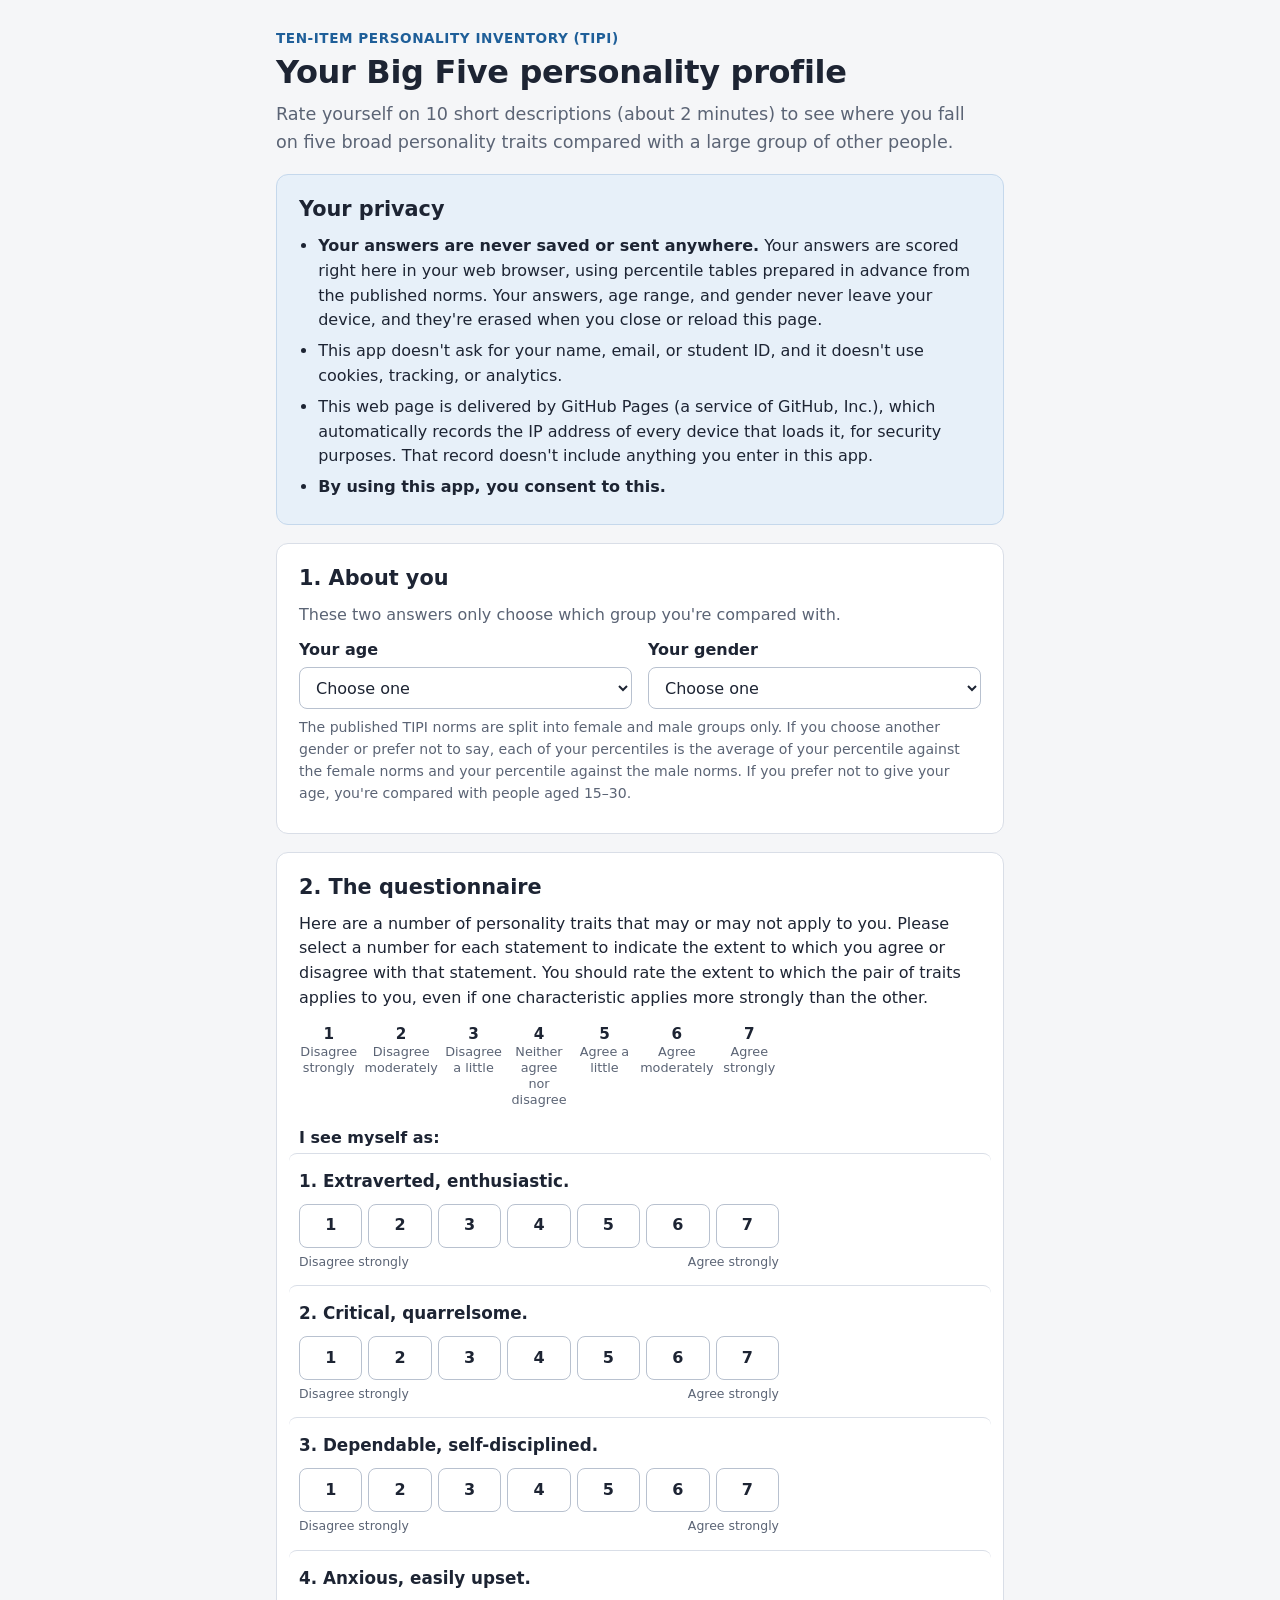
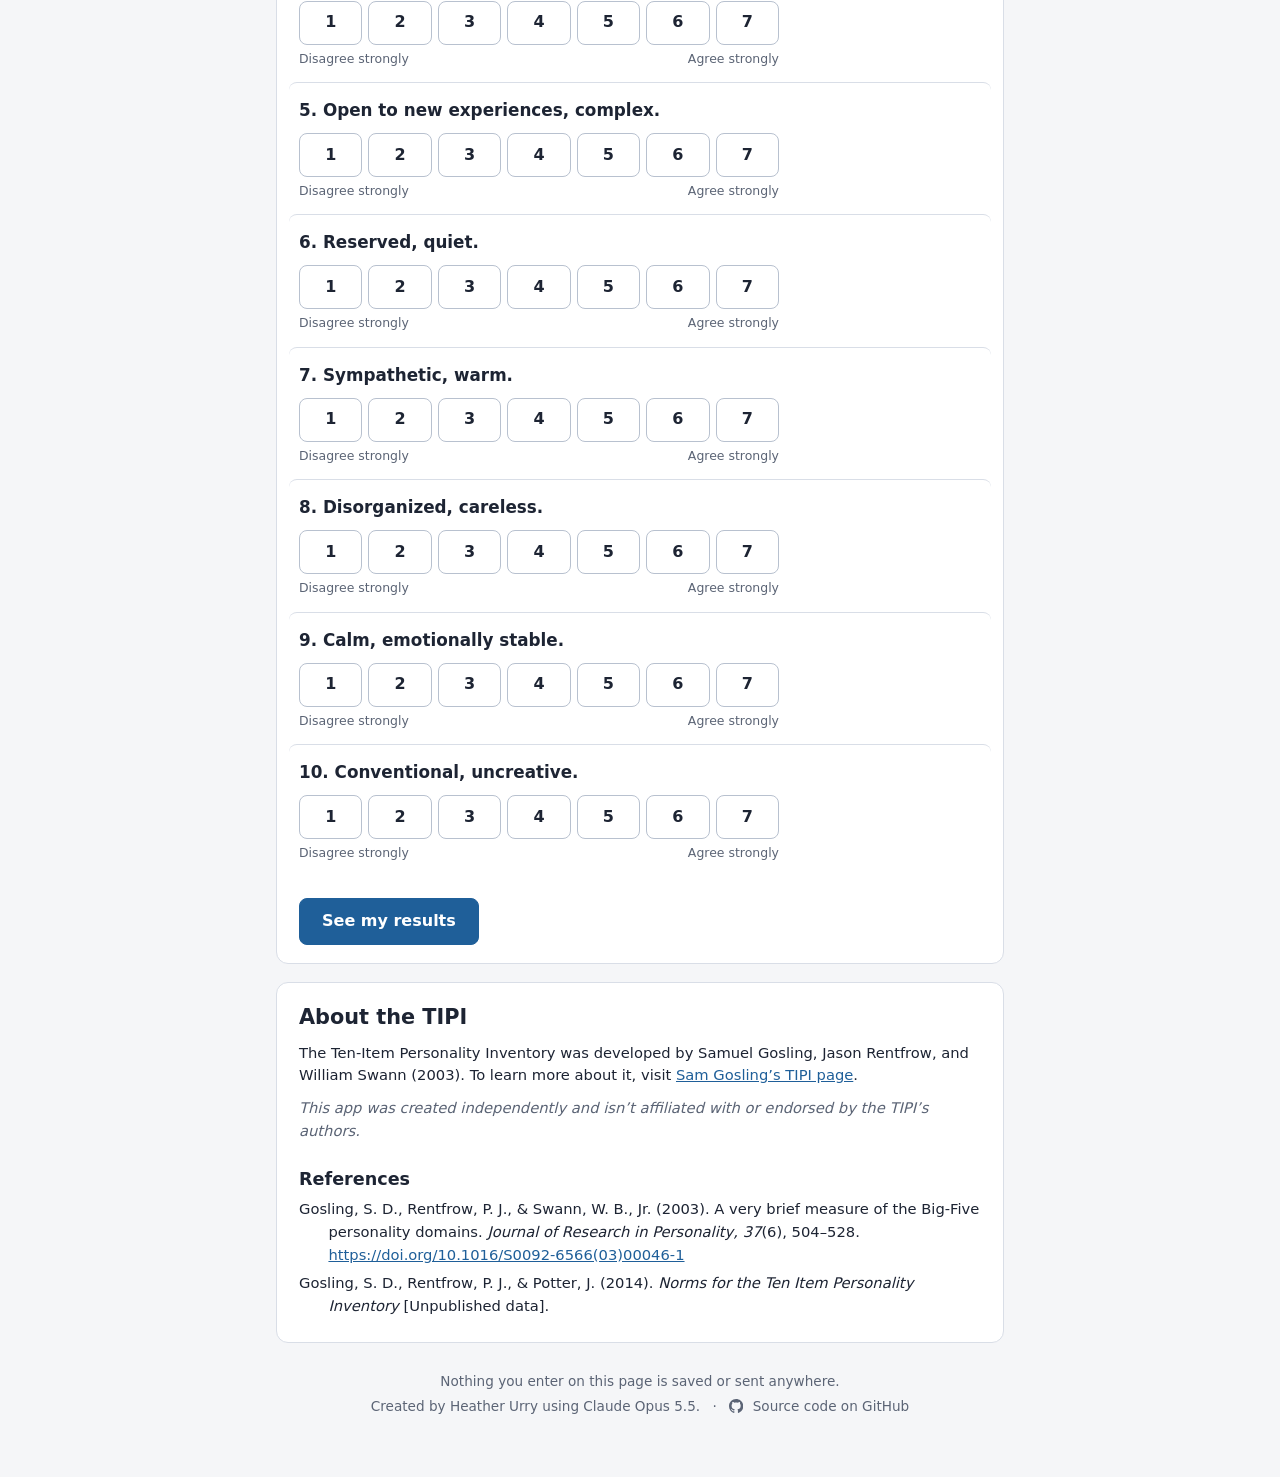
<file: docs/index.html>
<!doctype html>
<html lang="en">
<head>
<meta charset="utf-8">
<meta name="viewport" content="width=device-width, initial-scale=1">
<title>Your TIPI personality profile</title>
<link rel="stylesheet" href="base.css">
<link rel="stylesheet" href="styles.css">
<link rel="stylesheet" href="print.css" media="print">
</head>
<body>
<div class="wrap" id="top">
  <p class="print-only print-head" id="print-head"></p>
  <header>
    <p class="eyebrow">Ten-Item Personality Inventory (TIPI)</p>
    <h1 id="page-title" tabindex="-1">Your Big Five personality profile</h1>
    <p class="lede">
      Rate yourself on 10 short descriptions (about 2 minutes) to see where you fall 
      on five broad personality traits compared with a large group of other people.
    </p>
  </header>
  <section class="card privacy" aria-labelledby="privacy-h">
    <h2 id="privacy-h">Your privacy</h2>
    <ul>
      <li>
        <strong>Your answers are never saved or sent anywhere.</strong>
         Your answers are scored right here in your web browser, using percentile 
        tables prepared in advance from the published norms. Your answers, age range, 
        and gender never leave your device, and they're erased when you close or 
        reload this page.
      </li>
      <li>
        This app doesn't ask for your name, email, or student ID, and it doesn't 
        use cookies, tracking, or analytics.
      </li>
      <li>This web page is delivered by GitHub Pages (a service of GitHub, Inc.), which automatically records the IP address of every device that loads it, for security purposes. That record doesn't include anything you enter in this app.</li>
      <li>
        <strong>By using this app, you consent to this.</strong>
      </li>
    </ul>
  </section>
  <section class="card no-print" aria-labelledby="about-h">
    <h2 id="about-h">1. About you</h2>
    <p class="help">These two answers only choose which group you're compared with.</p>
    <div class="two-col">
      <div class="form-group">
        <label class="control-label" for="age">Your age</label>
        <select id="age" class="form-control" autocomplete="off">
          <option value="">Choose one</option>
          <option value="15-20">15–20</option>
          <option value="21-30">21–30</option>
          <option value="31-40">31–40</option>
          <option value="41-50">41–50</option>
          <option value="51-60">51–60</option>
          <option value="61+">61 or older</option>
          <option value="none">Prefer not to say</option>
        </select>
      </div>
      <div class="form-group">
        <label class="control-label" for="gender">Your gender</label>
        <select id="gender" class="form-control" autocomplete="off">
          <option value="">Choose one</option>
          <option value="female">Female</option>
          <option value="male">Male</option>
          <option value="other">Nonbinary or another gender</option>
          <option value="none">Prefer not to say</option>
        </select>
      </div>
    </div>
    <p class="help small">
      The published TIPI norms are split into female and male groups only. If you choose 
      another gender or prefer not to say, each of your percentiles is the average of your 
      percentile against the female norms and your percentile against the male norms. If 
      you prefer not to give your age, you're compared with people aged 15–30.
    </p>
  </section>
  <section class="card no-print" aria-labelledby="q-h">
    <h2 id="q-h">2. The questionnaire</h2>
    <p>
      Here are a number of personality traits that may or may not apply to you. 
      Please select a number for each statement to indicate the extent to which you 
      agree or disagree with that statement. You should rate the extent to which the 
      pair of traits applies to you, even if one characteristic applies more strongly 
      than the other.
    </p>
    <ol class="legend" aria-label="Rating scale">
      <li>
        <b>1</b>
        Disagree strongly
      </li>
      <li>
        <b>2</b>
        Disagree moderately
      </li>
      <li>
        <b>3</b>
        Disagree a little
      </li>
      <li>
        <b>4</b>
        Neither agree nor disagree
      </li>
      <li>
        <b>5</b>
        Agree a little
      </li>
      <li>
        <b>6</b>
        Agree moderately
      </li>
      <li>
        <b>7</b>
        Agree strongly
      </li>
    </ol>
    <p class="stem">I see myself as:</p>
    <div class="tipi-item" id="item1">
      <div class="form-group shiny-input-radiogroup" id="q1" role="radiogroup" aria-labelledby="q1-label">
        <div class="control-label" id="q1-label">1. Extraverted, enthusiastic.</div>
        <div class="shiny-options-group">
          <label class="radio-inline">
            <input type="radio" name="q1" value="1" autocomplete="off"/>
            <span>
              <span class="dot" title="Disagree strongly">
                1
                <span class="sr-only">, Disagree strongly</span>
              </span>
            </span>
          </label>
          <label class="radio-inline">
            <input type="radio" name="q1" value="2" autocomplete="off"/>
            <span>
              <span class="dot" title="Disagree moderately">
                2
                <span class="sr-only">, Disagree moderately</span>
              </span>
            </span>
          </label>
          <label class="radio-inline">
            <input type="radio" name="q1" value="3" autocomplete="off"/>
            <span>
              <span class="dot" title="Disagree a little">
                3
                <span class="sr-only">, Disagree a little</span>
              </span>
            </span>
          </label>
          <label class="radio-inline">
            <input type="radio" name="q1" value="4" autocomplete="off"/>
            <span>
              <span class="dot" title="Neither agree nor disagree">
                4
                <span class="sr-only">, Neither agree nor disagree</span>
              </span>
            </span>
          </label>
          <label class="radio-inline">
            <input type="radio" name="q1" value="5" autocomplete="off"/>
            <span>
              <span class="dot" title="Agree a little">
                5
                <span class="sr-only">, Agree a little</span>
              </span>
            </span>
          </label>
          <label class="radio-inline">
            <input type="radio" name="q1" value="6" autocomplete="off"/>
            <span>
              <span class="dot" title="Agree moderately">
                6
                <span class="sr-only">, Agree moderately</span>
              </span>
            </span>
          </label>
          <label class="radio-inline">
            <input type="radio" name="q1" value="7" autocomplete="off"/>
            <span>
              <span class="dot" title="Agree strongly">
                7
                <span class="sr-only">, Agree strongly</span>
              </span>
            </span>
          </label>
        </div>
      </div>
      <div class="ends" aria-hidden="true">
        <span>Disagree strongly</span>
        <span>Agree strongly</span>
      </div>
    </div>
    <div class="tipi-item" id="item2">
      <div class="form-group shiny-input-radiogroup" id="q2" role="radiogroup" aria-labelledby="q2-label">
        <div class="control-label" id="q2-label">2. Critical, quarrelsome.</div>
        <div class="shiny-options-group">
          <label class="radio-inline">
            <input type="radio" name="q2" value="1" autocomplete="off"/>
            <span>
              <span class="dot" title="Disagree strongly">
                1
                <span class="sr-only">, Disagree strongly</span>
              </span>
            </span>
          </label>
          <label class="radio-inline">
            <input type="radio" name="q2" value="2" autocomplete="off"/>
            <span>
              <span class="dot" title="Disagree moderately">
                2
                <span class="sr-only">, Disagree moderately</span>
              </span>
            </span>
          </label>
          <label class="radio-inline">
            <input type="radio" name="q2" value="3" autocomplete="off"/>
            <span>
              <span class="dot" title="Disagree a little">
                3
                <span class="sr-only">, Disagree a little</span>
              </span>
            </span>
          </label>
          <label class="radio-inline">
            <input type="radio" name="q2" value="4" autocomplete="off"/>
            <span>
              <span class="dot" title="Neither agree nor disagree">
                4
                <span class="sr-only">, Neither agree nor disagree</span>
              </span>
            </span>
          </label>
          <label class="radio-inline">
            <input type="radio" name="q2" value="5" autocomplete="off"/>
            <span>
              <span class="dot" title="Agree a little">
                5
                <span class="sr-only">, Agree a little</span>
              </span>
            </span>
          </label>
          <label class="radio-inline">
            <input type="radio" name="q2" value="6" autocomplete="off"/>
            <span>
              <span class="dot" title="Agree moderately">
                6
                <span class="sr-only">, Agree moderately</span>
              </span>
            </span>
          </label>
          <label class="radio-inline">
            <input type="radio" name="q2" value="7" autocomplete="off"/>
            <span>
              <span class="dot" title="Agree strongly">
                7
                <span class="sr-only">, Agree strongly</span>
              </span>
            </span>
          </label>
        </div>
      </div>
      <div class="ends" aria-hidden="true">
        <span>Disagree strongly</span>
        <span>Agree strongly</span>
      </div>
    </div>
    <div class="tipi-item" id="item3">
      <div class="form-group shiny-input-radiogroup" id="q3" role="radiogroup" aria-labelledby="q3-label">
        <div class="control-label" id="q3-label">3. Dependable, self-disciplined.</div>
        <div class="shiny-options-group">
          <label class="radio-inline">
            <input type="radio" name="q3" value="1" autocomplete="off"/>
            <span>
              <span class="dot" title="Disagree strongly">
                1
                <span class="sr-only">, Disagree strongly</span>
              </span>
            </span>
          </label>
          <label class="radio-inline">
            <input type="radio" name="q3" value="2" autocomplete="off"/>
            <span>
              <span class="dot" title="Disagree moderately">
                2
                <span class="sr-only">, Disagree moderately</span>
              </span>
            </span>
          </label>
          <label class="radio-inline">
            <input type="radio" name="q3" value="3" autocomplete="off"/>
            <span>
              <span class="dot" title="Disagree a little">
                3
                <span class="sr-only">, Disagree a little</span>
              </span>
            </span>
          </label>
          <label class="radio-inline">
            <input type="radio" name="q3" value="4" autocomplete="off"/>
            <span>
              <span class="dot" title="Neither agree nor disagree">
                4
                <span class="sr-only">, Neither agree nor disagree</span>
              </span>
            </span>
          </label>
          <label class="radio-inline">
            <input type="radio" name="q3" value="5" autocomplete="off"/>
            <span>
              <span class="dot" title="Agree a little">
                5
                <span class="sr-only">, Agree a little</span>
              </span>
            </span>
          </label>
          <label class="radio-inline">
            <input type="radio" name="q3" value="6" autocomplete="off"/>
            <span>
              <span class="dot" title="Agree moderately">
                6
                <span class="sr-only">, Agree moderately</span>
              </span>
            </span>
          </label>
          <label class="radio-inline">
            <input type="radio" name="q3" value="7" autocomplete="off"/>
            <span>
              <span class="dot" title="Agree strongly">
                7
                <span class="sr-only">, Agree strongly</span>
              </span>
            </span>
          </label>
        </div>
      </div>
      <div class="ends" aria-hidden="true">
        <span>Disagree strongly</span>
        <span>Agree strongly</span>
      </div>
    </div>
    <div class="tipi-item" id="item4">
      <div class="form-group shiny-input-radiogroup" id="q4" role="radiogroup" aria-labelledby="q4-label">
        <div class="control-label" id="q4-label">4. Anxious, easily upset.</div>
        <div class="shiny-options-group">
          <label class="radio-inline">
            <input type="radio" name="q4" value="1" autocomplete="off"/>
            <span>
              <span class="dot" title="Disagree strongly">
                1
                <span class="sr-only">, Disagree strongly</span>
              </span>
            </span>
          </label>
          <label class="radio-inline">
            <input type="radio" name="q4" value="2" autocomplete="off"/>
            <span>
              <span class="dot" title="Disagree moderately">
                2
                <span class="sr-only">, Disagree moderately</span>
              </span>
            </span>
          </label>
          <label class="radio-inline">
            <input type="radio" name="q4" value="3" autocomplete="off"/>
            <span>
              <span class="dot" title="Disagree a little">
                3
                <span class="sr-only">, Disagree a little</span>
              </span>
            </span>
          </label>
          <label class="radio-inline">
            <input type="radio" name="q4" value="4" autocomplete="off"/>
            <span>
              <span class="dot" title="Neither agree nor disagree">
                4
                <span class="sr-only">, Neither agree nor disagree</span>
              </span>
            </span>
          </label>
          <label class="radio-inline">
            <input type="radio" name="q4" value="5" autocomplete="off"/>
            <span>
              <span class="dot" title="Agree a little">
                5
                <span class="sr-only">, Agree a little</span>
              </span>
            </span>
          </label>
          <label class="radio-inline">
            <input type="radio" name="q4" value="6" autocomplete="off"/>
            <span>
              <span class="dot" title="Agree moderately">
                6
                <span class="sr-only">, Agree moderately</span>
              </span>
            </span>
          </label>
          <label class="radio-inline">
            <input type="radio" name="q4" value="7" autocomplete="off"/>
            <span>
              <span class="dot" title="Agree strongly">
                7
                <span class="sr-only">, Agree strongly</span>
              </span>
            </span>
          </label>
        </div>
      </div>
      <div class="ends" aria-hidden="true">
        <span>Disagree strongly</span>
        <span>Agree strongly</span>
      </div>
    </div>
    <div class="tipi-item" id="item5">
      <div class="form-group shiny-input-radiogroup" id="q5" role="radiogroup" aria-labelledby="q5-label">
        <div class="control-label" id="q5-label">5. Open to new experiences, complex.</div>
        <div class="shiny-options-group">
          <label class="radio-inline">
            <input type="radio" name="q5" value="1" autocomplete="off"/>
            <span>
              <span class="dot" title="Disagree strongly">
                1
                <span class="sr-only">, Disagree strongly</span>
              </span>
            </span>
          </label>
          <label class="radio-inline">
            <input type="radio" name="q5" value="2" autocomplete="off"/>
            <span>
              <span class="dot" title="Disagree moderately">
                2
                <span class="sr-only">, Disagree moderately</span>
              </span>
            </span>
          </label>
          <label class="radio-inline">
            <input type="radio" name="q5" value="3" autocomplete="off"/>
            <span>
              <span class="dot" title="Disagree a little">
                3
                <span class="sr-only">, Disagree a little</span>
              </span>
            </span>
          </label>
          <label class="radio-inline">
            <input type="radio" name="q5" value="4" autocomplete="off"/>
            <span>
              <span class="dot" title="Neither agree nor disagree">
                4
                <span class="sr-only">, Neither agree nor disagree</span>
              </span>
            </span>
          </label>
          <label class="radio-inline">
            <input type="radio" name="q5" value="5" autocomplete="off"/>
            <span>
              <span class="dot" title="Agree a little">
                5
                <span class="sr-only">, Agree a little</span>
              </span>
            </span>
          </label>
          <label class="radio-inline">
            <input type="radio" name="q5" value="6" autocomplete="off"/>
            <span>
              <span class="dot" title="Agree moderately">
                6
                <span class="sr-only">, Agree moderately</span>
              </span>
            </span>
          </label>
          <label class="radio-inline">
            <input type="radio" name="q5" value="7" autocomplete="off"/>
            <span>
              <span class="dot" title="Agree strongly">
                7
                <span class="sr-only">, Agree strongly</span>
              </span>
            </span>
          </label>
        </div>
      </div>
      <div class="ends" aria-hidden="true">
        <span>Disagree strongly</span>
        <span>Agree strongly</span>
      </div>
    </div>
    <div class="tipi-item" id="item6">
      <div class="form-group shiny-input-radiogroup" id="q6" role="radiogroup" aria-labelledby="q6-label">
        <div class="control-label" id="q6-label">6. Reserved, quiet.</div>
        <div class="shiny-options-group">
          <label class="radio-inline">
            <input type="radio" name="q6" value="1" autocomplete="off"/>
            <span>
              <span class="dot" title="Disagree strongly">
                1
                <span class="sr-only">, Disagree strongly</span>
              </span>
            </span>
          </label>
          <label class="radio-inline">
            <input type="radio" name="q6" value="2" autocomplete="off"/>
            <span>
              <span class="dot" title="Disagree moderately">
                2
                <span class="sr-only">, Disagree moderately</span>
              </span>
            </span>
          </label>
          <label class="radio-inline">
            <input type="radio" name="q6" value="3" autocomplete="off"/>
            <span>
              <span class="dot" title="Disagree a little">
                3
                <span class="sr-only">, Disagree a little</span>
              </span>
            </span>
          </label>
          <label class="radio-inline">
            <input type="radio" name="q6" value="4" autocomplete="off"/>
            <span>
              <span class="dot" title="Neither agree nor disagree">
                4
                <span class="sr-only">, Neither agree nor disagree</span>
              </span>
            </span>
          </label>
          <label class="radio-inline">
            <input type="radio" name="q6" value="5" autocomplete="off"/>
            <span>
              <span class="dot" title="Agree a little">
                5
                <span class="sr-only">, Agree a little</span>
              </span>
            </span>
          </label>
          <label class="radio-inline">
            <input type="radio" name="q6" value="6" autocomplete="off"/>
            <span>
              <span class="dot" title="Agree moderately">
                6
                <span class="sr-only">, Agree moderately</span>
              </span>
            </span>
          </label>
          <label class="radio-inline">
            <input type="radio" name="q6" value="7" autocomplete="off"/>
            <span>
              <span class="dot" title="Agree strongly">
                7
                <span class="sr-only">, Agree strongly</span>
              </span>
            </span>
          </label>
        </div>
      </div>
      <div class="ends" aria-hidden="true">
        <span>Disagree strongly</span>
        <span>Agree strongly</span>
      </div>
    </div>
    <div class="tipi-item" id="item7">
      <div class="form-group shiny-input-radiogroup" id="q7" role="radiogroup" aria-labelledby="q7-label">
        <div class="control-label" id="q7-label">7. Sympathetic, warm.</div>
        <div class="shiny-options-group">
          <label class="radio-inline">
            <input type="radio" name="q7" value="1" autocomplete="off"/>
            <span>
              <span class="dot" title="Disagree strongly">
                1
                <span class="sr-only">, Disagree strongly</span>
              </span>
            </span>
          </label>
          <label class="radio-inline">
            <input type="radio" name="q7" value="2" autocomplete="off"/>
            <span>
              <span class="dot" title="Disagree moderately">
                2
                <span class="sr-only">, Disagree moderately</span>
              </span>
            </span>
          </label>
          <label class="radio-inline">
            <input type="radio" name="q7" value="3" autocomplete="off"/>
            <span>
              <span class="dot" title="Disagree a little">
                3
                <span class="sr-only">, Disagree a little</span>
              </span>
            </span>
          </label>
          <label class="radio-inline">
            <input type="radio" name="q7" value="4" autocomplete="off"/>
            <span>
              <span class="dot" title="Neither agree nor disagree">
                4
                <span class="sr-only">, Neither agree nor disagree</span>
              </span>
            </span>
          </label>
          <label class="radio-inline">
            <input type="radio" name="q7" value="5" autocomplete="off"/>
            <span>
              <span class="dot" title="Agree a little">
                5
                <span class="sr-only">, Agree a little</span>
              </span>
            </span>
          </label>
          <label class="radio-inline">
            <input type="radio" name="q7" value="6" autocomplete="off"/>
            <span>
              <span class="dot" title="Agree moderately">
                6
                <span class="sr-only">, Agree moderately</span>
              </span>
            </span>
          </label>
          <label class="radio-inline">
            <input type="radio" name="q7" value="7" autocomplete="off"/>
            <span>
              <span class="dot" title="Agree strongly">
                7
                <span class="sr-only">, Agree strongly</span>
              </span>
            </span>
          </label>
        </div>
      </div>
      <div class="ends" aria-hidden="true">
        <span>Disagree strongly</span>
        <span>Agree strongly</span>
      </div>
    </div>
    <div class="tipi-item" id="item8">
      <div class="form-group shiny-input-radiogroup" id="q8" role="radiogroup" aria-labelledby="q8-label">
        <div class="control-label" id="q8-label">8. Disorganized, careless.</div>
        <div class="shiny-options-group">
          <label class="radio-inline">
            <input type="radio" name="q8" value="1" autocomplete="off"/>
            <span>
              <span class="dot" title="Disagree strongly">
                1
                <span class="sr-only">, Disagree strongly</span>
              </span>
            </span>
          </label>
          <label class="radio-inline">
            <input type="radio" name="q8" value="2" autocomplete="off"/>
            <span>
              <span class="dot" title="Disagree moderately">
                2
                <span class="sr-only">, Disagree moderately</span>
              </span>
            </span>
          </label>
          <label class="radio-inline">
            <input type="radio" name="q8" value="3" autocomplete="off"/>
            <span>
              <span class="dot" title="Disagree a little">
                3
                <span class="sr-only">, Disagree a little</span>
              </span>
            </span>
          </label>
          <label class="radio-inline">
            <input type="radio" name="q8" value="4" autocomplete="off"/>
            <span>
              <span class="dot" title="Neither agree nor disagree">
                4
                <span class="sr-only">, Neither agree nor disagree</span>
              </span>
            </span>
          </label>
          <label class="radio-inline">
            <input type="radio" name="q8" value="5" autocomplete="off"/>
            <span>
              <span class="dot" title="Agree a little">
                5
                <span class="sr-only">, Agree a little</span>
              </span>
            </span>
          </label>
          <label class="radio-inline">
            <input type="radio" name="q8" value="6" autocomplete="off"/>
            <span>
              <span class="dot" title="Agree moderately">
                6
                <span class="sr-only">, Agree moderately</span>
              </span>
            </span>
          </label>
          <label class="radio-inline">
            <input type="radio" name="q8" value="7" autocomplete="off"/>
            <span>
              <span class="dot" title="Agree strongly">
                7
                <span class="sr-only">, Agree strongly</span>
              </span>
            </span>
          </label>
        </div>
      </div>
      <div class="ends" aria-hidden="true">
        <span>Disagree strongly</span>
        <span>Agree strongly</span>
      </div>
    </div>
    <div class="tipi-item" id="item9">
      <div class="form-group shiny-input-radiogroup" id="q9" role="radiogroup" aria-labelledby="q9-label">
        <div class="control-label" id="q9-label">9. Calm, emotionally stable.</div>
        <div class="shiny-options-group">
          <label class="radio-inline">
            <input type="radio" name="q9" value="1" autocomplete="off"/>
            <span>
              <span class="dot" title="Disagree strongly">
                1
                <span class="sr-only">, Disagree strongly</span>
              </span>
            </span>
          </label>
          <label class="radio-inline">
            <input type="radio" name="q9" value="2" autocomplete="off"/>
            <span>
              <span class="dot" title="Disagree moderately">
                2
                <span class="sr-only">, Disagree moderately</span>
              </span>
            </span>
          </label>
          <label class="radio-inline">
            <input type="radio" name="q9" value="3" autocomplete="off"/>
            <span>
              <span class="dot" title="Disagree a little">
                3
                <span class="sr-only">, Disagree a little</span>
              </span>
            </span>
          </label>
          <label class="radio-inline">
            <input type="radio" name="q9" value="4" autocomplete="off"/>
            <span>
              <span class="dot" title="Neither agree nor disagree">
                4
                <span class="sr-only">, Neither agree nor disagree</span>
              </span>
            </span>
          </label>
          <label class="radio-inline">
            <input type="radio" name="q9" value="5" autocomplete="off"/>
            <span>
              <span class="dot" title="Agree a little">
                5
                <span class="sr-only">, Agree a little</span>
              </span>
            </span>
          </label>
          <label class="radio-inline">
            <input type="radio" name="q9" value="6" autocomplete="off"/>
            <span>
              <span class="dot" title="Agree moderately">
                6
                <span class="sr-only">, Agree moderately</span>
              </span>
            </span>
          </label>
          <label class="radio-inline">
            <input type="radio" name="q9" value="7" autocomplete="off"/>
            <span>
              <span class="dot" title="Agree strongly">
                7
                <span class="sr-only">, Agree strongly</span>
              </span>
            </span>
          </label>
        </div>
      </div>
      <div class="ends" aria-hidden="true">
        <span>Disagree strongly</span>
        <span>Agree strongly</span>
      </div>
    </div>
    <div class="tipi-item" id="item10">
      <div class="form-group shiny-input-radiogroup" id="q10" role="radiogroup" aria-labelledby="q10-label">
        <div class="control-label" id="q10-label">10. Conventional, uncreative.</div>
        <div class="shiny-options-group">
          <label class="radio-inline">
            <input type="radio" name="q10" value="1" autocomplete="off"/>
            <span>
              <span class="dot" title="Disagree strongly">
                1
                <span class="sr-only">, Disagree strongly</span>
              </span>
            </span>
          </label>
          <label class="radio-inline">
            <input type="radio" name="q10" value="2" autocomplete="off"/>
            <span>
              <span class="dot" title="Disagree moderately">
                2
                <span class="sr-only">, Disagree moderately</span>
              </span>
            </span>
          </label>
          <label class="radio-inline">
            <input type="radio" name="q10" value="3" autocomplete="off"/>
            <span>
              <span class="dot" title="Disagree a little">
                3
                <span class="sr-only">, Disagree a little</span>
              </span>
            </span>
          </label>
          <label class="radio-inline">
            <input type="radio" name="q10" value="4" autocomplete="off"/>
            <span>
              <span class="dot" title="Neither agree nor disagree">
                4
                <span class="sr-only">, Neither agree nor disagree</span>
              </span>
            </span>
          </label>
          <label class="radio-inline">
            <input type="radio" name="q10" value="5" autocomplete="off"/>
            <span>
              <span class="dot" title="Agree a little">
                5
                <span class="sr-only">, Agree a little</span>
              </span>
            </span>
          </label>
          <label class="radio-inline">
            <input type="radio" name="q10" value="6" autocomplete="off"/>
            <span>
              <span class="dot" title="Agree moderately">
                6
                <span class="sr-only">, Agree moderately</span>
              </span>
            </span>
          </label>
          <label class="radio-inline">
            <input type="radio" name="q10" value="7" autocomplete="off"/>
            <span>
              <span class="dot" title="Agree strongly">
                7
                <span class="sr-only">, Agree strongly</span>
              </span>
            </span>
          </label>
        </div>
      </div>
      <div class="ends" aria-hidden="true">
        <span>Disagree strongly</span>
        <span>Agree strongly</span>
      </div>
    </div>
    <div class="actions">
      <button type="button" id="go" class="btn btn-primary btn-lg">See my results</button>
      <div id="problems"></div>
    </div>
  </section>
  <section class="card results" id="results" aria-labelledby="res-h" hidden>
    <h2 id="res-h" tabindex="-1">3. Your results</h2>
    <div id="incomplete"></div>
    <div id="results-body">
      <p class="group" id="group-text"></p>
      <div class="radar-box" id="radar"></div>
      <p class="help small center">
        Each point shows your percentile. The dashed ring is the 50th percentile 
        (the comparison group's average); the outer edge is 100.
      </p>
      <p class="ocean-note">Traits are shown in OCEAN order. The TIPI measures Emotional Stability, the reverse of Neuroticism (the N in OCEAN), so it appears in N’s place: a high Emotional Stability score corresponds to low Neuroticism.</p>
      <div class="strips-block">
        <h3>Where you fall on each trait</h3>
        <div id="strips"></div>
      </div>
      <div id="table"></div>
      <dl class="meanings">
        <dt>Openness to Experiences</dt>
        <dd>Higher scores: open to new experiences, complex. Lower scores: conventional, uncreative.</dd>
        <dt>Conscientiousness</dt>
        <dd>Higher scores: dependable, self-disciplined. Lower scores: disorganized, careless.</dd>
        <dt>Extraversion</dt>
        <dd>Higher scores: extraverted, enthusiastic. Lower scores: reserved, quiet.</dd>
        <dt>Agreeableness</dt>
        <dd>Higher scores: sympathetic, warm. Lower scores: critical, quarrelsome.</dd>
        <dt>Emotional Stability</dt>
        <dd>Higher scores: calm, emotionally stable. Lower scores: anxious, easily upset.</dd>
      </dl>
      <div class="save no-print">
        <button type="button" id="print" class="btn btn-primary">Print or save my results (PDF)</button>
        <p class="help small">
          Your browser’s print window lets you print the results or save them as a PDF. 
          Nothing is uploaded.
        </p>
      </div>
      <p class="help small no-print">You can change any answer above and your results will update.</p>
      <details>
        <summary>How to read these results</summary>
        <ul>
          <li>
            <strong>A percentile</strong>
             is the estimated percentage of the comparison 
            group who scored below you, with people who gave exactly your score 
            counted as half below and half above. The 50th percentile is average.
          </li>
          <li>
            <strong>Low</strong>
             (15th percentile or below), 
            <strong>Medium low</strong>
             (16th–49th), 
            <strong>Medium high</strong>
             (50th–83rd), and 
            <strong>High</strong>
             (84th or above) split the range at one standard 
            deviation below the average, the average, and one standard deviation above it.
          </li>
          <li>
            <strong>Higher isn't better.</strong>
             Each trait has advantages and 
            disadvantages at both ends.
          </li>
          <li>
            <strong>This is a quick snapshot.</strong>
             The TIPI uses only two items per 
            trait, so your scores could shift a bit if you took it again. For more on 
            the TIPI’s reliability, see Sam Gosling’s 
            <a href="https://gosling.psy.utexas.edu/scales-weve-developed/ten-item-personality-measure-tipi/a-note-on-alpha-reliability-and-factor-structure-in-the-tipi/" target="_blank" rel="noopener noreferrer">
              note on alpha reliability and factor structure<span class="sr-only"> (opens in a new tab)</span></a>.
          </li>
          <li>
            <strong>Percentiles are estimates.</strong>
             They're calculated from the 
            comparison group's average and standard deviation, assuming scores follow 
            a bell curve. That's least accurate for scores near the ends of the 1–7 
            scale, so treat very high and very low results as approximate.
          </li>
          <li>
            <strong>About the norms.</strong>
             The comparison data come from about 278,000 
            people aged 15 and older who took the TIPI online (Gosling et al., 2014; 
            see About the TIPI below). In the full online sample, more than half lived 
            in the United States and nearly three-quarters identified as White, so the 
            norms may fit some groups better than others.
          </li>
        </ul>
      </details>
    </div>
    <div class="actions no-print">
      <button type="button" id="reset" class="btn btn-default">Clear my answers and start over</button>
    </div>
  </section>
  <section class="card about" aria-labelledby="about-tipi-h">
    <h2 id="about-tipi-h">About the TIPI</h2>
    <p>
      The Ten-Item Personality Inventory was developed by Samuel Gosling, Jason Rentfrow, 
      and William Swann (2003). To learn more about it, visit 
      <a href="https://gosling.psy.utexas.edu/scales-weve-developed/ten-item-personality-measure-tipi/" target="_blank" rel="noopener noreferrer">
        Sam Gosling’s TIPI page<span class="sr-only"> (opens in a new tab)</span></a>.
    </p>
    <p class="disclaimer">This app was created independently and isn’t affiliated with or endorsed by the TIPI’s authors.</p>
    <h3>References</h3>
    <ul class="refs">
      <li>
        Gosling, S. D., Rentfrow, P. J., &amp; Swann, W. B., Jr. (2003). A very brief 
        measure of the Big-Five personality domains. 
        <em>Journal of Research in Personality, 37</em>(6), 504–528. 
        <a href="https://doi.org/10.1016/S0092-6566(03)00046-1" target="_blank" rel="noopener noreferrer">
          https://doi.org/10.1016/S0092-6566(03)00046-1<span class="sr-only"> (opens in a new tab)</span></a></li>
      <li>
        Gosling, S. D., Rentfrow, P. J., &amp; Potter, J. (2014). 
        <em>Norms for the Ten Item Personality Inventory</em> [Unpublished data].
      </li>
    </ul>
  </section>
  <footer>
    <p>Nothing you enter on this page is saved or sent anywhere.</p>
    <p class="credits">
      Created by Heather Urry using Claude Opus 5.5.
      <span class="sep" aria-hidden="true">·</span>
      <a href="https://github.com/HeatherUrry/tipi" target="_blank" rel="noopener noreferrer" class="gh">
        <svg viewBox="0 0 16 16" aria-hidden="true" focusable="false"><path d="M8 0C3.58 0 0 3.58 0 8c0 3.54 2.29 6.53 5.47 7.59.4.07.55-.17.55-.38 0-.19-.01-.82-.01-1.49-2.01.37-2.53-.49-2.69-.94-.09-.23-.48-.94-.82-1.13-.28-.15-.68-.52-.01-.53.63-.01 1.08.58 1.23.82.72 1.21 1.87.87 2.33.66.07-.52.28-.87.51-1.07-1.78-.2-3.64-.89-3.64-3.95 0-.87.31-1.59.82-2.15-.08-.2-.36-1.02.08-2.12 0 0 .67-.21 2.2.82.64-.18 1.32-.27 2-.27.68 0 1.36.09 2 .27 1.53-1.04 2.2-.82 2.2-.82.44 1.1.16 1.92.08 2.12.51.56.82 1.27.82 2.15 0 3.07-1.87 3.75-3.65 3.95.29.25.54.73.54 1.48 0 1.07-.01 1.93-.01 2.2 0 .21.15.46.55.38A8.013 8.013 0 0016 8c0-4.42-3.58-8-8-8z"/></svg>
        Source code on GitHub<span class="sr-only"> (opens in a new tab)</span></a></p>
  </footer>
</div>
<script src="data.js"></script>
<script src="app.js"></script>
</body>
</html>
</file>
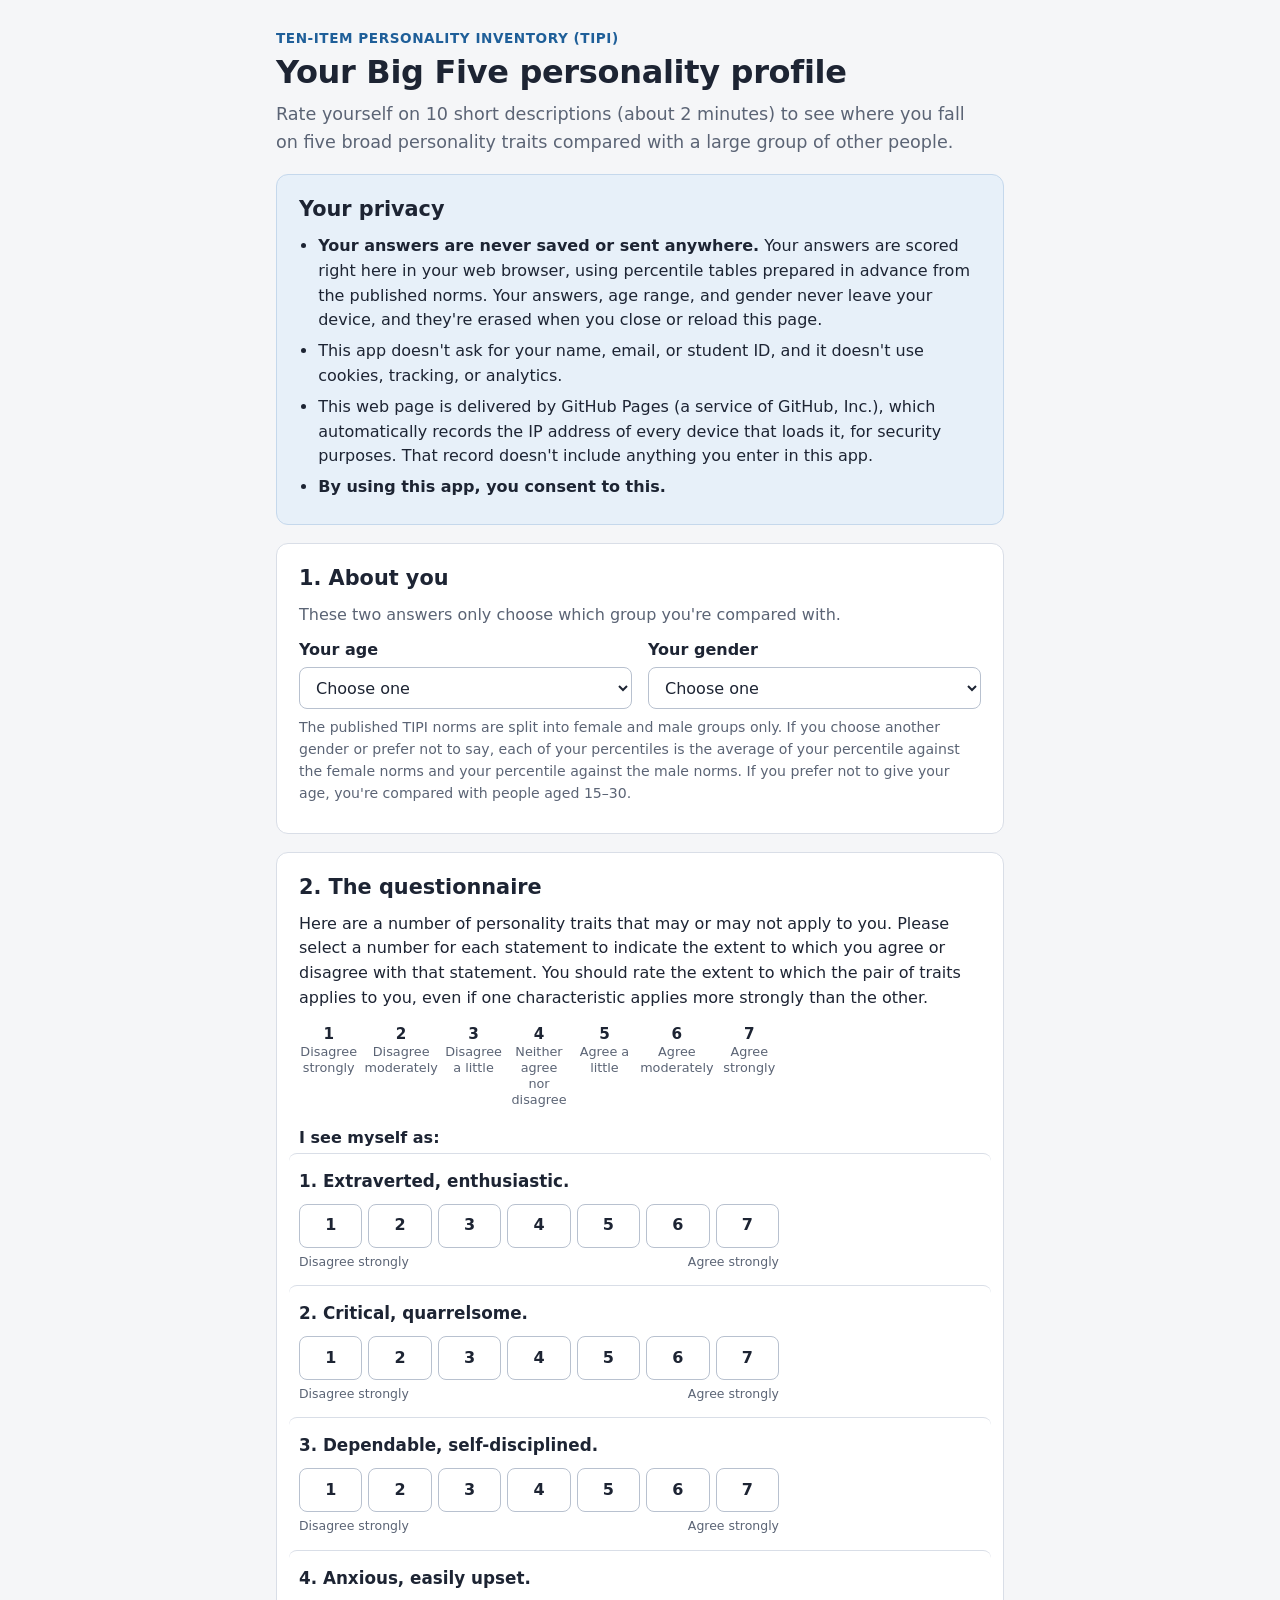
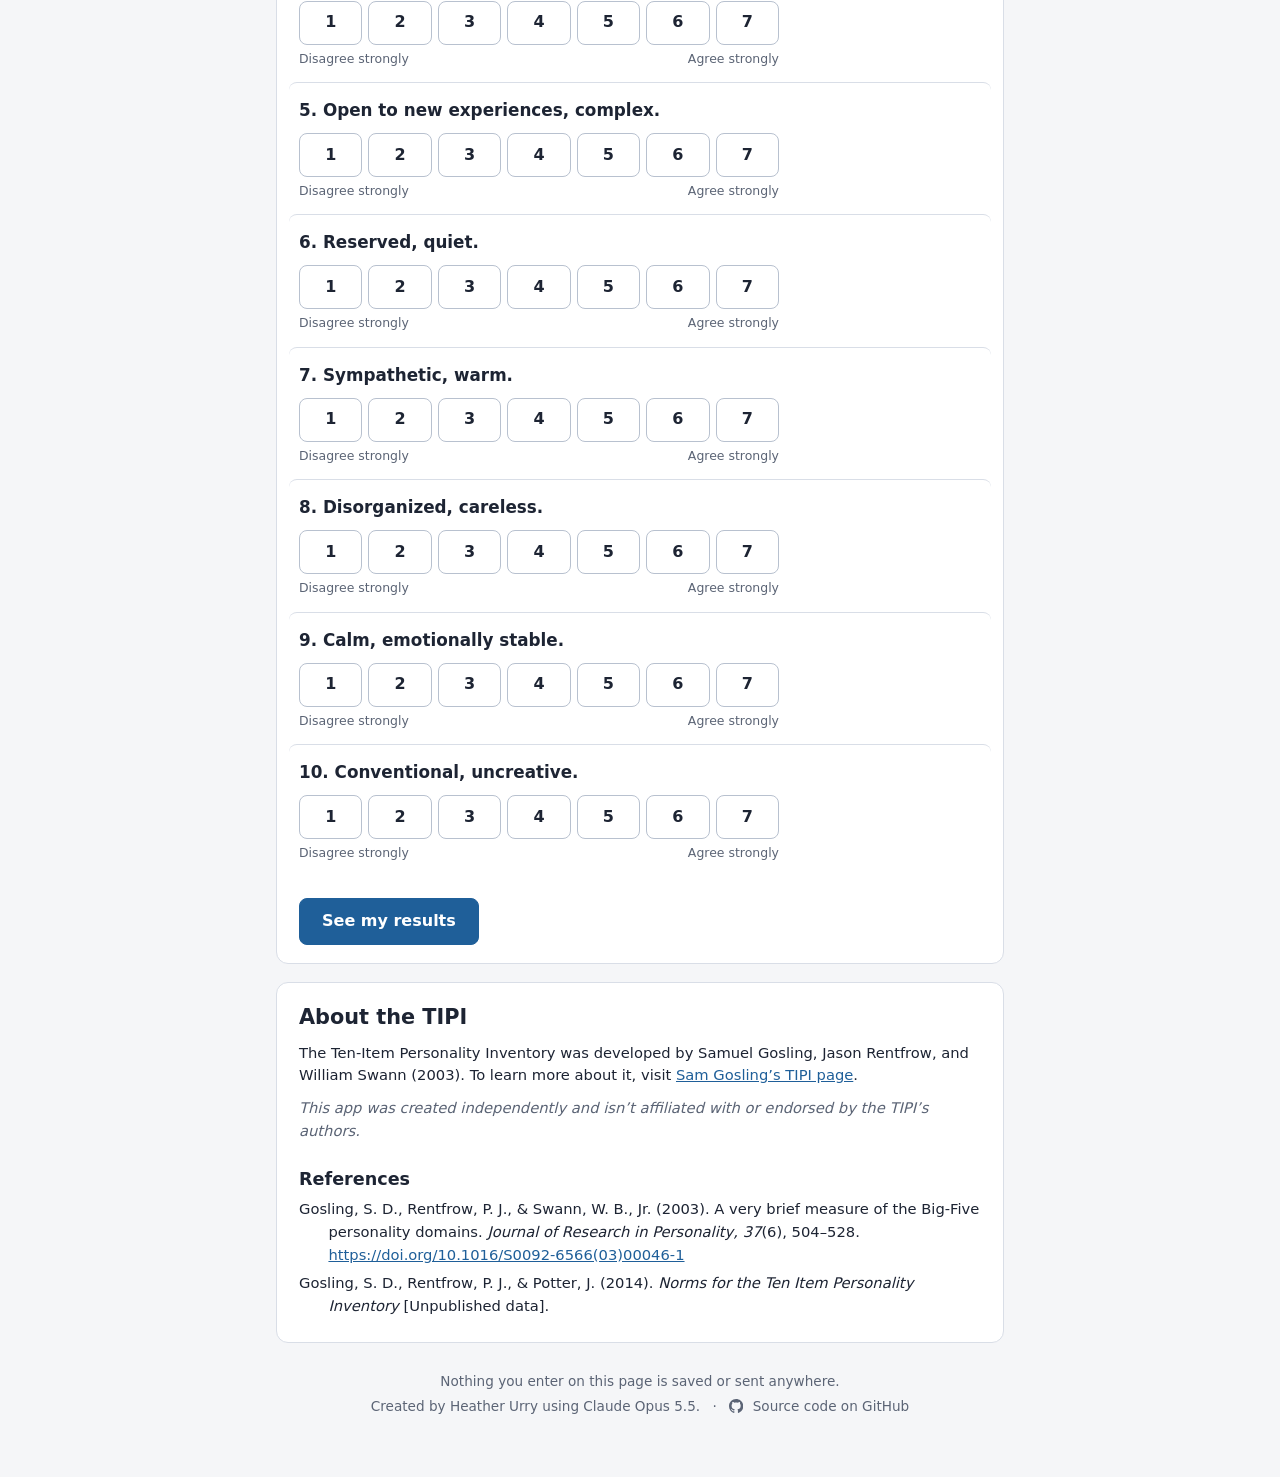
<file: docs/lite/index.html>
<!doctype html>
<html lang="en">
<head>
<meta charset="utf-8">
<meta name="robots" content="noindex">
<meta http-equiv="refresh" content="0; url=../">
<link rel="canonical" href="https://heatherurry.io/tipi/">
<title>TIPI personality profile</title>
</head>
<body><p>This page has moved to <a href="../">heatherurry.io/tipi</a>.</p></body>
</html>
</file>
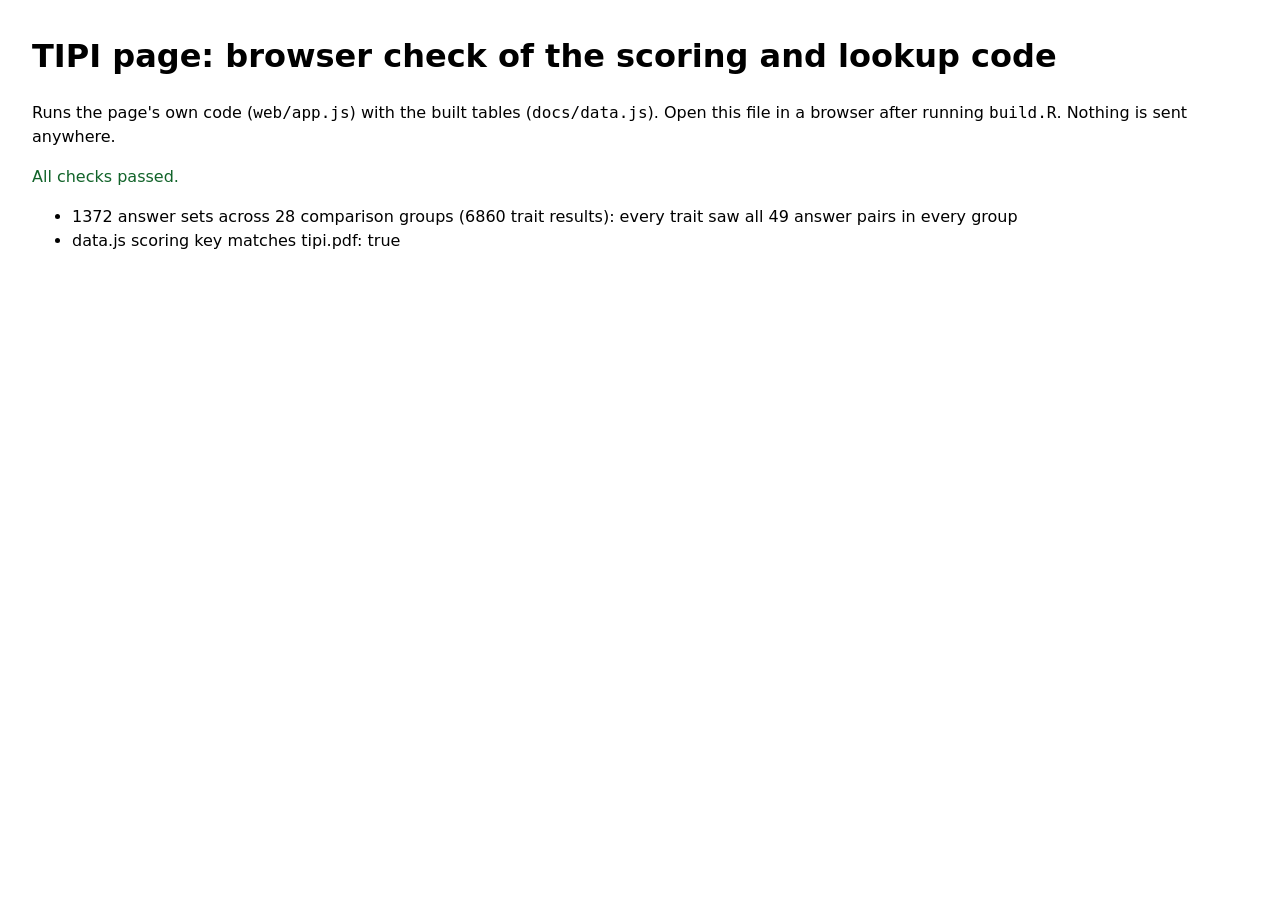
<file: tests/browser-check.html>
<!doctype html>
<html lang="en">
<head>
<meta charset="utf-8">
<title>TIPI browser check</title>
<style>body { font: 16px/1.5 system-ui, sans-serif; margin: 2em; } .pass { color: #116329; } .fail { color: #a8261b; }</style>
</head>
<body>
<h1>TIPI page: browser check of the scoring and lookup code</h1>
<p>Runs the page's own code (<code>web/app.js</code>) with the built tables (<code>docs/data.js</code>).
Open this file in a browser after running <code>build.R</code>. Nothing is sent anywhere.</p>
<p id="result">Running&hellip;</p>
<ul id="details"></ul>
<script src="../docs/data.js"></script>
<script src="../web/app.js"></script>
<script>
(function () {
  var D = window.TIPI_DATA, T = window.TIPI, out = [], failures = [];
  // Scoring key written independently from tipi.pdf (item, reversed item).
  var SPEC = { "Extraversion": [1, 6], "Agreeableness": [7, 2], "Conscientiousness": [3, 8],
               "Emotional Stability": [9, 4], "Openness to Experiences": [5, 10] };
  var OCEAN = ["Openness to Experiences", "Conscientiousness", "Extraversion", "Agreeableness", "Emotional Stability"];
  var genders = ["female", "male", "other", "none"];
  var ages = ["15-20", "21-30", "31-40", "41-50", "51-60", "61+", "none"];

  // Every answer set in which trait j gets answer pair (p + 11 j) mod 49: each
  // trait sees all 49 (item, reversed item) pairs in every group, while the
  // traits hold different pairs at the same time (catching any mix-up).
  var sets = 0, results = 0;
  genders.forEach(function (g) { ages.forEach(function (a) {
    for (var p = 0; p < 49; p++) {
      var answers = new Array(10), want = {};
      OCEAN.forEach(function (t, j) {
        var q = (p + 11 * j) % 49, x = Math.floor(q / 7) + 1, y = (q % 7) + 1;
        answers[SPEC[t][0] - 1] = x;
        answers[SPEC[t][1] - 1] = y;
        want[t] = (x + 8 - y) / 2;
      });
      var res = T.lookup(answers, g, a);
      sets++;
      if (res.description !== D.groups[g + "|" + a].description) failures.push("description " + g + " " + a);
      res.rows.forEach(function (r, j) {
        results++;
        var cell = D.groups[g + "|" + a].traits[r.trait], i = (want[r.trait] - 1) * 2;
        if (r.trait !== OCEAN[j] || r.score !== want[r.trait] || r.pct !== cell.pct[i] ||
            r.label !== cell.label[i] || r.band !== cell.band[i] || r.mean !== cell.mean) {
          failures.push(g + " " + a + " " + r.trait + " answers " + answers.join(",") +
                        ": got " + r.score + "/" + r.label + ", expected " + want[r.trait] + "/" + cell.label[i]);
        }
      });
    }
  }); });
  out.push(sets + " answer sets across 28 comparison groups (" + results + " trait results): " +
           "every trait saw all 49 answer pairs in every group");
  var keyOk = D.key.length === 5 && D.key.every(function (k) {
    return SPEC[k.trait] && SPEC[k.trait][0] === k.item && SPEC[k.trait][1] === k.item_rev; });
  if (!keyOk) failures.push("data.js scoring key differs from tipi.pdf");
  out.push("data.js scoring key matches tipi.pdf: " + keyOk);

  var el = document.getElementById("result");
  el.className = failures.length ? "fail" : "pass";
  el.textContent = failures.length ? "FAILED: " + failures.length + " problem(s)" : "All checks passed.";
  document.title = (failures.length ? "FAIL" : "PASS") + " - TIPI browser check";
  out.concat(failures.slice(0, 20)).forEach(function (s) {
    var li = document.createElement("li"); li.textContent = s; document.getElementById("details").appendChild(li);
  });
})();
</script>
</body>
</html>
</file>
<file: docs/base.css>
/* Base styles (box model, buttons, form controls, screen-reader text).
   Loaded first; styles.css (the page's look) and print.css come after.
   Everything is local: the page loads nothing from any other server. */
*, *::before, *::after { box-sizing: border-box; }
html { -webkit-text-size-adjust: 100%; }
body { margin: 0; }
[hidden] { display: none !important; }
h1, h2, h3 { line-height: 1.2; }
p { margin: 0 0 10px; }
.sr-only { position: absolute; width: 1px; height: 1px; padding: 0; margin: -1px;
  overflow: hidden; clip: rect(0, 0, 0, 0); border: 0; white-space: nowrap; }

.form-group { margin-bottom: 15px; }
.control-label { display: inline-block; margin-bottom: 5px; }
.form-control { display: block; width: 100%; padding: 6px 12px; color: #1d2433;
  background: #fff; border: 1px solid #b8c1cf; font: inherit; }
.form-control:focus { outline: 3px solid #174a78; outline-offset: 1px; }

.btn { display: inline-block; padding: 8px 16px; font: inherit; font-weight: 600; line-height: 1.4;
  text-align: center; cursor: pointer; border: 1px solid transparent; }
.btn-primary { color: #fff; }
.btn-default { color: #1d2433; background: #fff; border-color: #b8c1cf; }
.btn-default:hover { background: #f1f3f6; }
.btn:focus-visible { outline: 3px solid #174a78; outline-offset: 2px; }
.tipi-item .radio-inline { cursor: pointer; }

/* Charts (drawn by app.js as SVG) */
#radar svg, #strips svg { display: block; margin: 0 auto; overflow: visible; }
#strips { margin-top: 6px; }
.print-only { display: none; }
</file>
<file: docs/styles.css>
/* TIPI app styles. System fonts only: no external font or CDN requests. */
:root {
  --accent: #1f5f99;
  --accent-soft: #e7f0f9;
  --ink: #1d2433;
  --muted: #5b6475;
  --line: #d9dee7;
  --bg: #f5f6f8;
  --card: #ffffff;
  --warn: #a8261b;
  --warn-soft: #fdf0ee;
}

html, body {
  background: var(--bg);
  color: var(--ink);
  font-family: system-ui, -apple-system, "Segoe UI", Roboto, "Helvetica Neue", Arial, sans-serif;
  font-size: 16px;
  line-height: 1.55;
}
.container-fluid { padding: 0; }
.wrap { max-width: 760px; margin: 0 auto; padding: 28px 16px 56px; }

h1 { font-size: 2rem; font-weight: 750; line-height: 1.2; margin: 4px 0 10px; letter-spacing: -0.01em; }
h2 { font-size: 1.3rem; font-weight: 700; margin: 0 0 12px; }
h3 { font-size: 1.1rem; font-weight: 700; margin: 26px 0 8px; }
.eyebrow { color: var(--accent); font-weight: 650; font-size: .85rem; letter-spacing: .04em; text-transform: uppercase; margin: 0; }
.lede { font-size: 1.1rem; color: var(--muted); margin: 0 0 6px; max-width: 62ch; }
.help { color: var(--muted); }
.small { font-size: .88rem; }
.center { text-align: center; }

.card {
  background: var(--card);
  border: 1px solid var(--line);
  border-radius: 12px;
  padding: 22px 22px 18px;
  margin: 18px 0;
}
.privacy { background: var(--accent-soft); border-color: #c5d8ec; }
.privacy ul { margin: 0; padding-left: 1.2em; }
.privacy li { margin: 6px 0; }

/* About you */
.two-col { display: grid; grid-template-columns: 1fr 1fr; gap: 0 16px; }
.two-col .form-group { margin-bottom: 8px; }
.form-control { height: 42px; font-size: 1rem; border-radius: 8px; border-color: #b8c1cf; }
.control-label { font-weight: 650; }
.field-missing select { border-color: var(--warn); background: var(--warn-soft); }

/* Rating legend */
.legend { list-style: none; padding: 0; margin: 14px 0 6px; display: grid; max-width: 480px;
  grid-template-columns: repeat(7, 1fr); gap: 6px; font-size: .8rem; color: var(--muted); }
.legend li { text-align: center; line-height: 1.25; }
.legend b { display: block; color: var(--ink); font-size: .95rem; }
.stem { font-weight: 700; margin: 18px 0 2px; }

/* Items */
.tipi-item { padding: 14px 10px; margin: 0 -10px; border-top: 1px solid var(--line); border-radius: 8px; }
.tipi-item .form-group { margin: 0; }
.tipi-item .control-label { display: block; font-size: 1.05rem; font-weight: 650; margin-bottom: 10px; }
.tipi-item .shiny-options-group { display: grid; grid-template-columns: repeat(7, 1fr); gap: 6px; max-width: 480px; }
.tipi-item .radio-inline { position: relative; display: block; margin: 0 !important; padding: 0; text-align: center; }
.tipi-item input[type="radio"] { position: absolute; opacity: 0; width: 1px; height: 1px; margin: 0; left: 50%; top: 50%; }
.tipi-item .dot {
  display: flex; align-items: center; justify-content: center;
  height: 44px; border: 1.5px solid #b8c1cf; border-radius: 8px;
  background: #fff; font-weight: 650; cursor: pointer; user-select: none;
  transition: background .12s, border-color .12s, color .12s;
}
.tipi-item .dot:hover { border-color: var(--accent); }
.tipi-item input:checked + span .dot { background: var(--accent); border-color: var(--accent); color: #fff; }
.tipi-item input:focus-visible + span .dot { outline: 3px solid #174a78; outline-offset: 2px; }
/* Windows High Contrast / forced colors: backgrounds are overridden, so mark
   the chosen rating with a thick system-colored border instead. */
@media (forced-colors: active) {
  .tipi-item input:checked + span .dot { border: 4px solid Highlight; font-weight: 800; }
  /* background/box-shadow highlights vanish in forced colors; outline instead */
  .tipi-item.missing { outline: 3px solid CanvasText; outline-offset: 2px; }
  .field-missing select { outline: 3px solid CanvasText; }
}
/* Headings that receive focus programmatically (results, page title) */
h1[tabindex="-1"]:focus, h2[tabindex="-1"]:focus { outline: none; }
.tipi-item .ends { display: flex; justify-content: space-between; max-width: 480px;
  font-size: .78rem; color: var(--muted); margin-top: 4px; }
.tipi-item.missing { background: var(--warn-soft); box-shadow: inset 3px 0 0 var(--warn); }

.actions { margin-top: 22px; }
.btn { border-radius: 8px; }
.btn-primary { background: var(--accent); border-color: var(--accent); }
.btn-primary:hover, .btn-primary:focus { background: #184d7d; border-color: #184d7d; }
.btn-lg { padding: 11px 22px; font-weight: 650; }
.alert-box { margin-top: 14px; padding: 10px 14px; border-radius: 8px;
  background: var(--warn-soft); color: var(--warn); border: 1px solid #f0c6c0; font-weight: 600; }

/* Results */
.results .group { font-size: 1.02rem; }
.radar-box { max-width: 600px; margin: 8px auto 0; }
.shiny-plot-output img { max-width: 100%; }
.res-table { width: 100%; border-collapse: collapse; margin: 18px 0 8px; font-size: .95rem; }
.res-table th, .res-table td { padding: 9px 8px; border-bottom: 1px solid var(--line); vertical-align: top; text-align: left; }
.res-table thead th { font-size: .82rem; color: var(--muted); font-weight: 650; border-bottom: 2px solid var(--line); }
.res-table .num { text-align: right; font-variant-numeric: tabular-nums; white-space: nowrap; }
.res-table .strong { font-weight: 700; color: var(--accent); }
.res-table td.band { white-space: nowrap; }
.ocean-note { margin: 10px auto 4px; max-width: 60ch; padding: 10px 14px; border-left: 3px solid var(--accent);
  background: var(--accent-soft); border-radius: 6px; font-size: .9rem; }
.meanings { margin: 14px 0 6px; font-size: .88rem; }
.meanings dt { font-weight: 650; margin-top: 6px; }
.meanings dd { margin: 0 0 0 0; color: var(--muted); }
.save { margin: 22px 0 8px; padding: 14px 16px; border-radius: 10px; background: var(--accent-soft); }
.save .btn { font-weight: 650; padding: 10px 18px; }
.save p { margin: 8px 0 0; }
.save .save-status { font-weight: 600; color: var(--ink); }
/* Keep the status region in the page even when empty, so screen readers
   announce the first message. */
.save .save-status:empty { margin: 0; }
details { margin-top: 18px; border-top: 1px solid var(--line); padding-top: 12px; }
summary { cursor: pointer; font-weight: 650; color: var(--accent); }
details li { margin: 6px 0; }

.about p, .about li { font-size: .92rem; }
.about a { color: var(--accent); }
.about .disclaimer { color: var(--muted); font-style: italic; }
.refs { list-style: none; padding: 0; margin: 0; }
.refs li { padding-left: 2em; text-indent: -2em; margin: 6px 0; overflow-wrap: anywhere; }

footer p { margin: 4px 0; }
footer .sep { margin: 0 8px; }
/* The credit text and the GitHub link are ordinary inline text so both sit on
   the same baseline; the icon is nudged down to rest on that baseline. */
footer .gh { color: var(--muted); text-decoration: none; white-space: nowrap; }
footer .gh:hover, footer .gh:focus-visible { color: var(--ink); text-decoration: underline; }
footer .gh svg { width: 1.05em; height: 1.05em; fill: currentColor; vertical-align: -0.15em; margin-right: 5px; }

footer { text-align: center; color: var(--muted); font-size: .85rem; margin-top: 28px; }

@media (max-width: 560px) {
  h1 { font-size: 1.65rem; }
  .card { padding: 18px 14px 14px; }
  .two-col { grid-template-columns: 1fr; }
  .legend { grid-template-columns: 1fr; gap: 2px; text-align: left; }
  .legend li { text-align: left; }
  .legend b { display: inline-block; width: 1.4em; }
  .tipi-item .shiny-options-group { gap: 4px; }
  .res-table { font-size: .88rem; }
  .res-table th, .res-table td { padding: 8px 4px; }
  .res-table thead th, .res-table thead th.num { font-size: .74rem; white-space: normal; }
  .res-table .avg-col { display: none; }
  .res-table td.band { white-space: normal; }
}
/* Very narrow phones (about 320-400 px): let "below 1st" wrap and tighten
   the table so it never scrolls sideways. */
@media (max-width: 400px) {
  .res-table { font-size: .82rem; }
  .res-table th, .res-table td { padding: 7px 3px; }
  .res-table td.strong { white-space: normal; }
}
</file>
<file: docs/print.css>
/* Printing / saving as PDF: just the results and sources, on white.
   Loaded last (media="print"), so it overrides styles.css. */
@page { size: auto; margin: 12mm 12mm; }
html, body { background: #fff !important; font-size: 14px; }
.wrap { max-width: none !important; padding: 0 !important; }
.no-print, .privacy, header .lede, header .eyebrow, footer { display: none !important; }
.print-only { display: block !important; }
.print-head { color: #5b6475; font-size: 11px; margin: 0 0 2px; }
header h1 { font-size: 20px; margin: 0 0 6px; }
.card { border: none !important; padding: 0 !important; margin: 8px 0 !important; background: none !important; }
.results h2 { display: none; }
.radar-box, .strips-block, .res-table, .ocean-note, .meanings, .about, .refs li { break-inside: avoid; page-break-inside: avoid; }
h2, h3 { break-after: avoid; page-break-after: avoid; }
.ocean-note { margin: 4px 0; }
.meanings { margin-top: 6px; }
details > summary { display: none; }
a { color: inherit; text-decoration: none; }
</file>
